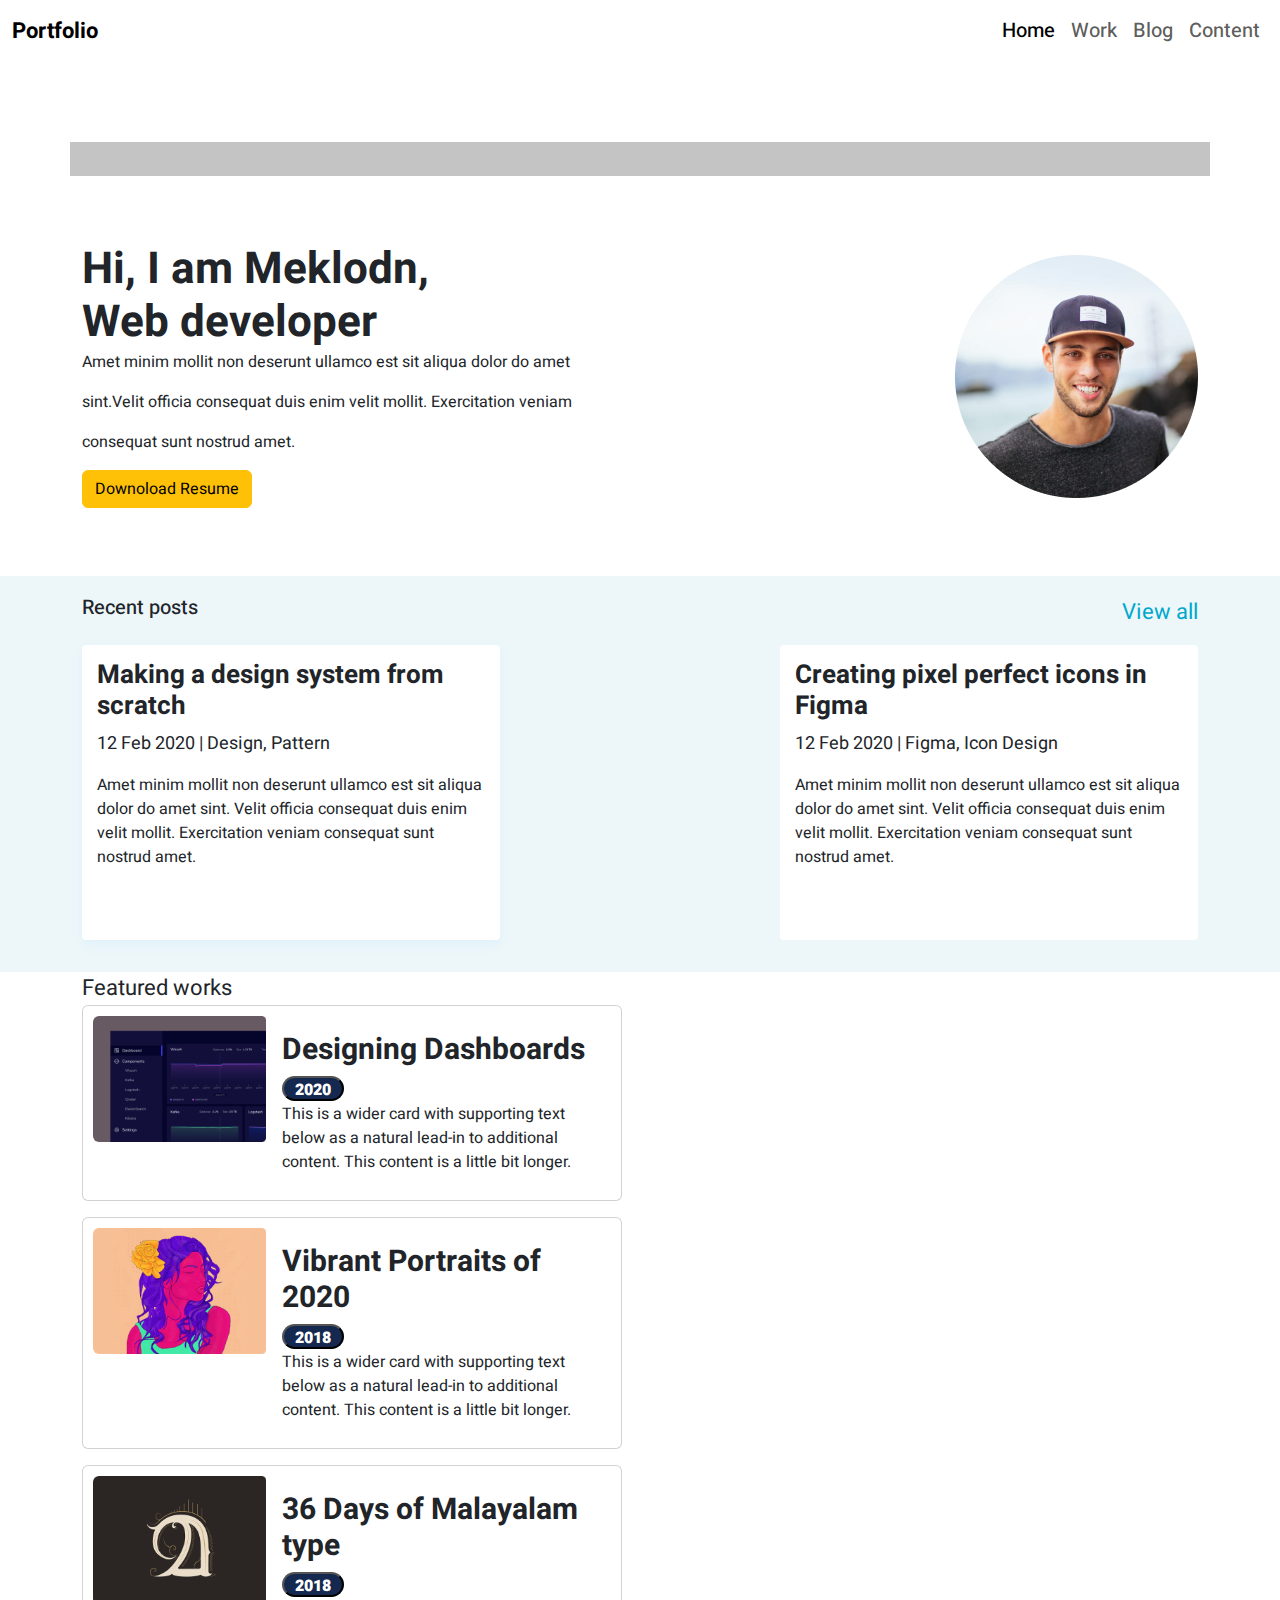
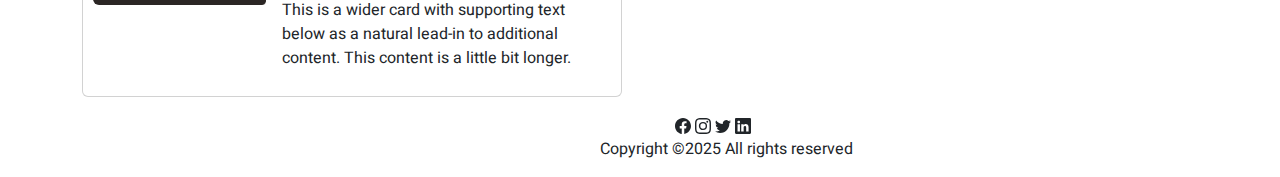
<file: index.html>
<!DOCTYPE html>
<html lang="en">

<head>
    <meta charset="UTF-8">
    <meta name="viewport" content="width=device-width, initial-scale=1.0">
    <title></title>
    <link rel="stylesheet" href="assets/vendor/css/bootstrap.css">
    <link rel="stylesheet" href="assets/main/css/style.css">
</head>

<body>
    <!---------------- Navbar Start ------------------>
    <nav class="navbar navbar-expand-lg  ">
        <div class="container-fluid">
            <a class="navbar-brand" href="#" style="font-size: 22px; font-weight: 700;">Portfolio</a>
            <button class="navbar-toggler" type="button" data-bs-toggle="collapse"
                data-bs-target="#navbarSupportedContent" aria-controls="navbarSupportedContent" aria-expanded="false"
                aria-label="Toggle navigation">
                <span class="navbar-toggler-icon"></span>
            </button>
            <div class="collapse navbar-collapse" id="navbarSupportedContent">
                <ul class="navbar-nav ms-auto mb-2 mb-lg-0">
                    <li class="nav-item">
                        <a class="nav-link my_nav active " aria-current="page" href="#">Home</a>
                    </li>
                    <li class="nav-item">
                        <a class="nav-link my_nav " href="#">Work</a>
                    </li>
                    <li class="nav-item">
                        <a class="nav-link my_nav" href="#">Blog</a>
                    </li>
                    <li class="nav-item">
                        <a class="nav-link my_nav" href="#">Content</a>
                    </li>
                </ul>
            </div>
        </div>
    </nav>
    <!---------------- Navbar End ------------------>

    <!--------------------- About start ------------------>
    <div class="grey_line container"></div>

    <div class="container d-flex box1 ">
        <div class="text">
            <h1 class="card-title">Hi, I am Meklodn,</h1>
            <h1 class="card-title">Web developer</h1>
            <p class="card-text">Amet minim mollit non deserunt ullamco est sit aliqua dolor do amet </p>
            <p>sint.Velit officia consequat duis enim velit mollit. Exercitation veniam</p>
            <p>consequat sunt nostrud amet.</p>
            <button class="btn btn-warning">Downoload Resume</button>
        </div>
        <div class="phtoto">
            <img src="assets/main/img/image.png" class="" alt="...">
        </div>
    </div>
    <!-------------------- About End ------------------->

    <!------------- Posts start ----------------->

    <div class="posts">
        <div class="container nav2">
            <h5>Recent posts</h5>
            <p>View all</p>
        </div>
        <div class=" container cards">
            <div class="card1">
                <h4>Making a design system from scratch</h4>
                <p style="font-size: 18px;">12 Feb 2020 | Design, Pattern</p>
                <p>Amet minim mollit non deserunt ullamco est sit aliqua dolor do amet sint. Velit officia consequat
                    duis enim velit mollit. Exercitation veniam consequat sunt nostrud amet.</p>
            </div>
            <div class="card2">
                <h4>Creating pixel perfect icons in Figma</h4>
                <p style="font-size: 18px;">12 Feb 2020 | Figma, Icon Design</p>
                <p>Amet minim mollit non deserunt ullamco est sit aliqua dolor do amet sint. Velit officia consequat
                    duis enim velit mollit. Exercitation veniam consequat sunt nostrud amet.</p>
            </div>
        </div>
    </div>

    <!------------- Posts end ----------------->


    <!---------------------- Feautered Works START------------------------->
    <div class="featured_works container">
        <div class="nav3" style="font-size: 22px; font-weight: 400;">Featured works</div>


        <div class="card mb-3 fwork" style="max-width: 540px;">
            <div class="row g-0">
                <div class="col-md-4">
                    <img src="assets/main/img/image copy.png" class="img-fluid rounded-start" alt="...">
                </div>
                <div class="col-md-8">
                    <div class="card-body">
                        <h5 class="card-title" style="font-weight: 700;  font-size: 30px; ">Designing Dashboards</h5>
                        <button> 2020</button>
                        <p class="card-text">This is a wider card with supporting text below as a natural lead-in to
                            additional content. This content is a little bit longer.</p>
                    </div>
                </div>
            </div>
        </div>

        <div class="card mb-3 fwork" style="max-width: 540px;">
            <div class="row g-0">
                <div class="col-md-4">
                    <img src="assets/main/img/image copy 2.png" class="img-fluid rounded-start" alt="...">
                </div>
                <div class="col-md-8">
                    <div class="card-body">
                        <h5 class="card-title" style="font-weight: 700;  font-size: 30px;">Vibrant Portraits of 2020
                        </h5>
                        <button> 2018</button>
                        <p class=" card-text">This is a wider card with supporting text below as a natural lead-in to
                            additional content. This content is a little bit longer.</p>
                    </div>
                </div>
            </div>
        </div>

        <div class="card mb-3 fwork" style="max-width: 540px;">
            <div class="row g-0">
                <div class="col-md-4">
                    <img src="assets/main/img/image copy 3.png" class="img-fluid rounded-start" alt="...">
                </div>
                <div class="col-md-8">
                    <div class="card-body">
                        <h5 class="card-title" style="font-weight: 700;  font-size: 30px;">36 Days of Malayalam type
                        </h5>
                        <button> 2018</button>
                        <p class=" card-text">This is a wider card with supporting text below as a natural lead-in to
                            additional content. This content is a little bit longer.</p>
                    </div>
                </div>
            </div>
        </div>
    </div>


























    <!---------------------- Feautered Works END------------------------->




    <!-------------------------- Footer start ----------------------------->
    <footer>
        <div class="icons"> <svg xmlns="http://www.w3.org/2000/svg" width="16" height="16" fill="currentColor"
                class="bi bi-facebook" viewBox="0 0 16 16">
                <path
                    d="M16 8.049c0-4.446-3.582-8.05-8-8.05C3.58 0-.002 3.603-.002 8.05c0 4.017 2.926 7.347 6.75 7.951v-5.625h-2.03V8.05H6.75V6.275c0-2.017 1.195-3.131 3.022-3.131.876 0 1.791.157 1.791.157v1.98h-1.009c-.993 0-1.303.621-1.303 1.258v1.51h2.218l-.354 2.326H9.25V16c3.824-.604 6.75-3.934 6.75-7.951" />
            </svg>
            <svg xmlns="http://www.w3.org/2000/svg" width="16" height="16" fill="currentColor" class="bi bi-instagram"
                viewBox="0 0 16 16">
                <path
                    d="M8 0C5.829 0 5.556.01 4.703.048 3.85.088 3.269.222 2.76.42a3.9 3.9 0 0 0-1.417.923A3.9 3.9 0 0 0 .42 2.76C.222 3.268.087 3.85.048 4.7.01 5.555 0 5.827 0 8.001c0 2.172.01 2.444.048 3.297.04.852.174 1.433.372 1.942.205.526.478.972.923 1.417.444.445.89.719 1.416.923.51.198 1.09.333 1.942.372C5.555 15.99 5.827 16 8 16s2.444-.01 3.298-.048c.851-.04 1.434-.174 1.943-.372a3.9 3.9 0 0 0 1.416-.923c.445-.445.718-.891.923-1.417.197-.509.332-1.09.372-1.942C15.99 10.445 16 10.173 16 8s-.01-2.445-.048-3.299c-.04-.851-.175-1.433-.372-1.941a3.9 3.9 0 0 0-.923-1.417A3.9 3.9 0 0 0 13.24.42c-.51-.198-1.092-.333-1.943-.372C10.443.01 10.172 0 7.998 0zm-.717 1.442h.718c2.136 0 2.389.007 3.232.046.78.035 1.204.166 1.486.275.373.145.64.319.92.599s.453.546.598.92c.11.281.24.705.275 1.485.039.843.047 1.096.047 3.231s-.008 2.389-.047 3.232c-.035.78-.166 1.203-.275 1.485a2.5 2.5 0 0 1-.599.919c-.28.28-.546.453-.92.598-.28.11-.704.24-1.485.276-.843.038-1.096.047-3.232.047s-2.39-.009-3.233-.047c-.78-.036-1.203-.166-1.485-.276a2.5 2.5 0 0 1-.92-.598 2.5 2.5 0 0 1-.6-.92c-.109-.281-.24-.705-.275-1.485-.038-.843-.046-1.096-.046-3.233s.008-2.388.046-3.231c.036-.78.166-1.204.276-1.486.145-.373.319-.64.599-.92s.546-.453.92-.598c.282-.11.705-.24 1.485-.276.738-.034 1.024-.044 2.515-.045zm4.988 1.328a.96.96 0 1 0 0 1.92.96.96 0 0 0 0-1.92m-4.27 1.122a4.109 4.109 0 1 0 0 8.217 4.109 4.109 0 0 0 0-8.217m0 1.441a2.667 2.667 0 1 1 0 5.334 2.667 2.667 0 0 1 0-5.334" />
            </svg>
            <svg xmlns="http://www.w3.org/2000/svg" width="16" height="16" fill="currentColor" class="bi bi-twitter"
                viewBox="0 0 16 16">
                <path
                    d="M5.026 15c6.038 0 9.341-5.003 9.341-9.334q.002-.211-.006-.422A6.7 6.7 0 0 0 16 3.542a6.7 6.7 0 0 1-1.889.518 3.3 3.3 0 0 0 1.447-1.817 6.5 6.5 0 0 1-2.087.793A3.286 3.286 0 0 0 7.875 6.03a9.32 9.32 0 0 1-6.767-3.429 3.29 3.29 0 0 0 1.018 4.382A3.3 3.3 0 0 1 .64 6.575v.045a3.29 3.29 0 0 0 2.632 3.218 3.2 3.2 0 0 1-.865.115 3 3 0 0 1-.614-.057 3.28 3.28 0 0 0 3.067 2.277A6.6 6.6 0 0 1 .78 13.58a6 6 0 0 1-.78-.045A9.34 9.34 0 0 0 5.026 15" />
            </svg>
            <svg xmlns="http://www.w3.org/2000/svg" width="16" height="16" fill="currentColor" class="bi bi-linkedin"
                viewBox="0 0 16 16">
                <path
                    d="M0 1.146C0 .513.526 0 1.175 0h13.65C15.474 0 16 .513 16 1.146v13.708c0 .633-.526 1.146-1.175 1.146H1.175C.526 16 0 15.487 0 14.854zm4.943 12.248V6.169H2.542v7.225zm-1.2-8.212c.837 0 1.358-.554 1.358-1.248-.015-.709-.52-1.248-1.342-1.248S2.4 3.226 2.4 3.934c0 .694.521 1.248 1.327 1.248zm4.908 8.212V9.359c0-.216.016-.432.08-.586.173-.431.568-.878 1.232-.878.869 0 1.216.662 1.216 1.634v3.865h2.401V9.25c0-2.22-1.184-3.252-2.764-3.252-1.274 0-1.845.7-2.165 1.193v.025h-.016l.016-.025V6.169h-2.4c.03.678 0 7.225 0 7.225z" />
            </svg>
        </div>
        <p>Copyright ©2025 All rights reserved </p>
    </footer>

    <!-------------------------- Footer end ----------------------------->





    <script src="assets/vendor/js/bootstrap.bundle.js"></script>
</body>

</html>
</file>
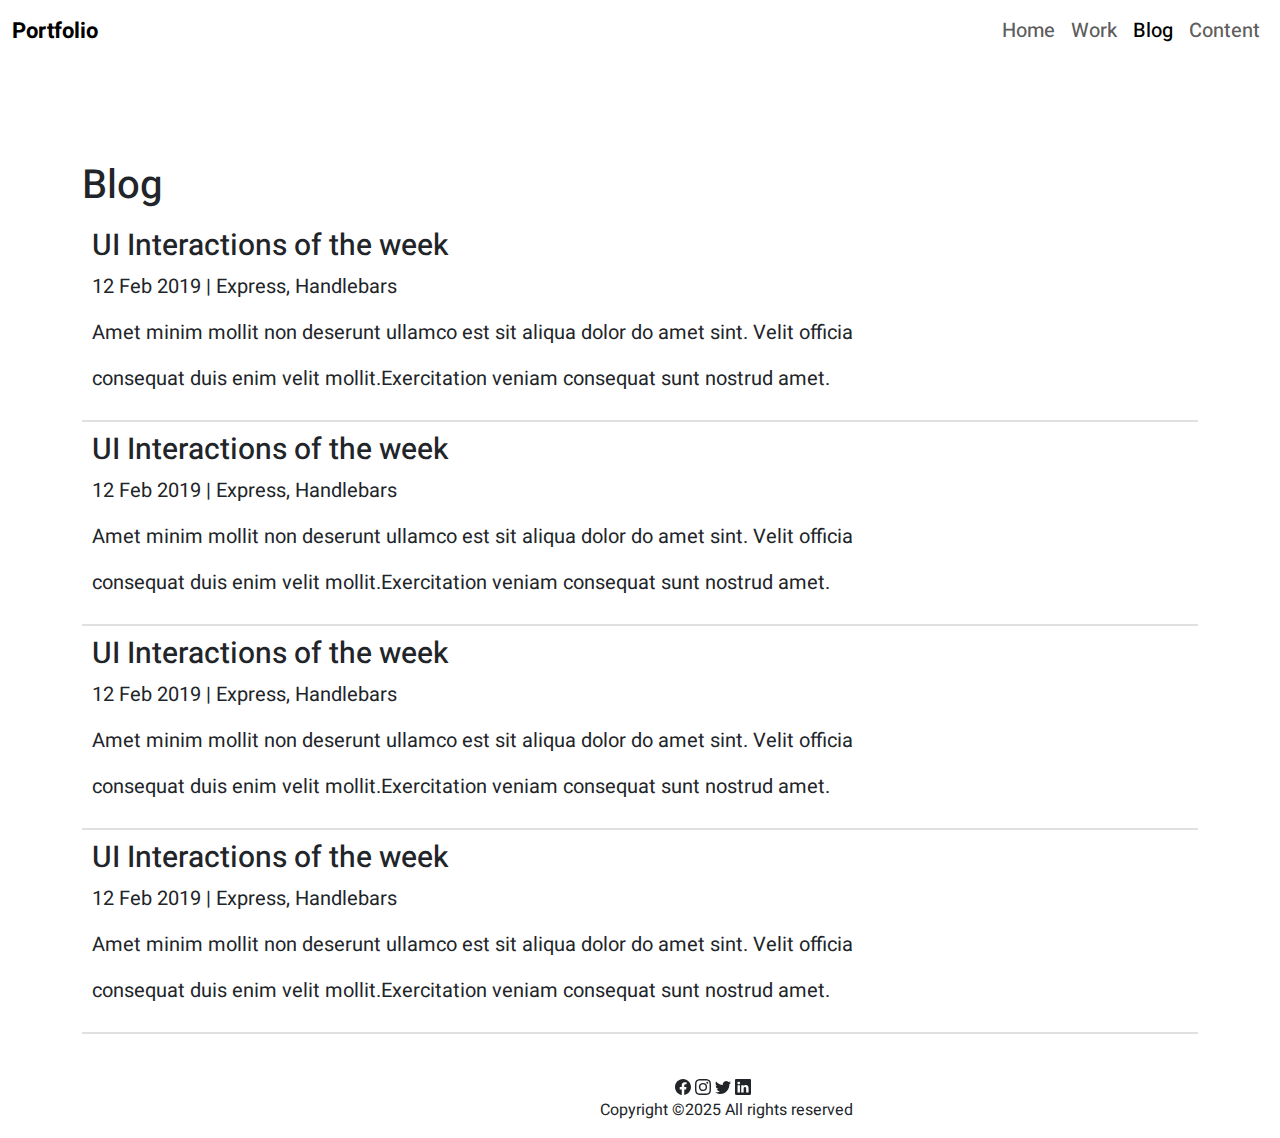
<file: blog.html>
<!DOCTYPE html>
<html lang="en">

<head>
    <meta charset="UTF-8">
    <meta name="viewport" content="width=device-width, initial-scale=1.0">
    <title>Blog</title>
    <link rel="stylesheet" href="assets/vendor/css/bootstrap.css">
    <link rel="stylesheet" href="assets/main/css/style.css">
</head>

<body>
    <!---------------- Navbar Start ------------------>
    <nav class="navbar navbar-expand-lg  ">
        <div class="container-fluid">
            <a class="navbar-brand" href="index.html" style="font-size: 22px; font-weight: 700;">Portfolio</a>
            <button class="navbar-toggler" type="button" data-bs-toggle="collapse"
                data-bs-target="#navbarSupportedContent" aria-controls="navbarSupportedContent" aria-expanded="false"
                aria-label="Toggle navigation">
                <span class="navbar-toggler-icon"></span>
            </button>
            <div class="collapse navbar-collapse" id="navbarSupportedContent">
                <ul class="navbar-nav ms-auto mb-2 mb-lg-0">
                    <li class="nav-item">
                        <a class="nav-link my_nav  " aria-current="page" href="index.html">Home</a>
                    </li>
                    <li class="nav-item">
                        <a class="nav-link my_nav " href="work.html">Work</a>
                    </li>
                    <li class="nav-item">
                        <a class="nav-link my_nav active" href="blog.html">Blog</a>
                    </li>
                    <li class="nav-item">
                        <a class="nav-link my_nav" href="#">Content</a>
                    </li>
                </ul>
            </div>
        </div>
    </nav>
    <!---------------- Navbar End ------------------>

    <!------------------- Blog section Start --------------------->


    <div class="blog_section container">
        <h1>Blog</h1>
        <div class="blog">
            <h4>UI Interactions of the week</h4>
            <p>12 Feb 2019 | Express, Handlebars</p>
            <p>Amet minim mollit non deserunt ullamco est sit aliqua dolor do amet sint. Velit officia</p>
            <p> consequat duis enim velit mollit.Exercitation veniam consequat sunt nostrud amet.</p>
        </div>

        <div class="line"></div>

        <div class="blog">
            <h4>UI Interactions of the week</h4>
            <p>12 Feb 2019 | Express, Handlebars</p>
            <p>Amet minim mollit non deserunt ullamco est sit aliqua dolor do amet sint. Velit officia</p>
            <p> consequat duis enim velit mollit.Exercitation veniam consequat sunt nostrud amet.</p>
        </div>

        <div class="line"></div>

        <div class="blog">
            <h4>UI Interactions of the week</h4>
            <p>12 Feb 2019 | Express, Handlebars</p>
            <p>Amet minim mollit non deserunt ullamco est sit aliqua dolor do amet sint. Velit officia</p>
            <p> consequat duis enim velit mollit.Exercitation veniam consequat sunt nostrud amet.</p>
        </div>

        <div class="line"></div>

        <div class="blog">
            <h4>UI Interactions of the week</h4>
            <p>12 Feb 2019 | Express, Handlebars</p>
            <p>Amet minim mollit non deserunt ullamco est sit aliqua dolor do amet sint. Velit officia</p>
            <p> consequat duis enim velit mollit.Exercitation veniam consequat sunt nostrud amet.</p>
        </div>

        <div class="line"></div>

    </div>














    <!------------------- Blog section End ---------------------->























    <!-------------------------- Footer start ----------------------------->
    <footer>
        <div class="icons"> <svg xmlns="http://www.w3.org/2000/svg" width="16" height="16" fill="currentColor"
                class="bi bi-facebook" viewBox="0 0 16 16">
                <path
                    d="M16 8.049c0-4.446-3.582-8.05-8-8.05C3.58 0-.002 3.603-.002 8.05c0 4.017 2.926 7.347 6.75 7.951v-5.625h-2.03V8.05H6.75V6.275c0-2.017 1.195-3.131 3.022-3.131.876 0 1.791.157 1.791.157v1.98h-1.009c-.993 0-1.303.621-1.303 1.258v1.51h2.218l-.354 2.326H9.25V16c3.824-.604 6.75-3.934 6.75-7.951" />
            </svg>
            <svg xmlns="http://www.w3.org/2000/svg" width="16" height="16" fill="currentColor" class="bi bi-instagram"
                viewBox="0 0 16 16">
                <path
                    d="M8 0C5.829 0 5.556.01 4.703.048 3.85.088 3.269.222 2.76.42a3.9 3.9 0 0 0-1.417.923A3.9 3.9 0 0 0 .42 2.76C.222 3.268.087 3.85.048 4.7.01 5.555 0 5.827 0 8.001c0 2.172.01 2.444.048 3.297.04.852.174 1.433.372 1.942.205.526.478.972.923 1.417.444.445.89.719 1.416.923.51.198 1.09.333 1.942.372C5.555 15.99 5.827 16 8 16s2.444-.01 3.298-.048c.851-.04 1.434-.174 1.943-.372a3.9 3.9 0 0 0 1.416-.923c.445-.445.718-.891.923-1.417.197-.509.332-1.09.372-1.942C15.99 10.445 16 10.173 16 8s-.01-2.445-.048-3.299c-.04-.851-.175-1.433-.372-1.941a3.9 3.9 0 0 0-.923-1.417A3.9 3.9 0 0 0 13.24.42c-.51-.198-1.092-.333-1.943-.372C10.443.01 10.172 0 7.998 0zm-.717 1.442h.718c2.136 0 2.389.007 3.232.046.78.035 1.204.166 1.486.275.373.145.64.319.92.599s.453.546.598.92c.11.281.24.705.275 1.485.039.843.047 1.096.047 3.231s-.008 2.389-.047 3.232c-.035.78-.166 1.203-.275 1.485a2.5 2.5 0 0 1-.599.919c-.28.28-.546.453-.92.598-.28.11-.704.24-1.485.276-.843.038-1.096.047-3.232.047s-2.39-.009-3.233-.047c-.78-.036-1.203-.166-1.485-.276a2.5 2.5 0 0 1-.92-.598 2.5 2.5 0 0 1-.6-.92c-.109-.281-.24-.705-.275-1.485-.038-.843-.046-1.096-.046-3.233s.008-2.388.046-3.231c.036-.78.166-1.204.276-1.486.145-.373.319-.64.599-.92s.546-.453.92-.598c.282-.11.705-.24 1.485-.276.738-.034 1.024-.044 2.515-.045zm4.988 1.328a.96.96 0 1 0 0 1.92.96.96 0 0 0 0-1.92m-4.27 1.122a4.109 4.109 0 1 0 0 8.217 4.109 4.109 0 0 0 0-8.217m0 1.441a2.667 2.667 0 1 1 0 5.334 2.667 2.667 0 0 1 0-5.334" />
            </svg>
            <svg xmlns="http://www.w3.org/2000/svg" width="16" height="16" fill="currentColor" class="bi bi-twitter"
                viewBox="0 0 16 16">
                <path
                    d="M5.026 15c6.038 0 9.341-5.003 9.341-9.334q.002-.211-.006-.422A6.7 6.7 0 0 0 16 3.542a6.7 6.7 0 0 1-1.889.518 3.3 3.3 0 0 0 1.447-1.817 6.5 6.5 0 0 1-2.087.793A3.286 3.286 0 0 0 7.875 6.03a9.32 9.32 0 0 1-6.767-3.429 3.29 3.29 0 0 0 1.018 4.382A3.3 3.3 0 0 1 .64 6.575v.045a3.29 3.29 0 0 0 2.632 3.218 3.2 3.2 0 0 1-.865.115 3 3 0 0 1-.614-.057 3.28 3.28 0 0 0 3.067 2.277A6.6 6.6 0 0 1 .78 13.58a6 6 0 0 1-.78-.045A9.34 9.34 0 0 0 5.026 15" />
            </svg>
            <svg xmlns="http://www.w3.org/2000/svg" width="16" height="16" fill="currentColor" class="bi bi-linkedin"
                viewBox="0 0 16 16">
                <path
                    d="M0 1.146C0 .513.526 0 1.175 0h13.65C15.474 0 16 .513 16 1.146v13.708c0 .633-.526 1.146-1.175 1.146H1.175C.526 16 0 15.487 0 14.854zm4.943 12.248V6.169H2.542v7.225zm-1.2-8.212c.837 0 1.358-.554 1.358-1.248-.015-.709-.52-1.248-1.342-1.248S2.4 3.226 2.4 3.934c0 .694.521 1.248 1.327 1.248zm4.908 8.212V9.359c0-.216.016-.432.08-.586.173-.431.568-.878 1.232-.878.869 0 1.216.662 1.216 1.634v3.865h2.401V9.25c0-2.22-1.184-3.252-2.764-3.252-1.274 0-1.845.7-2.165 1.193v.025h-.016l.016-.025V6.169h-2.4c.03.678 0 7.225 0 7.225z" />
            </svg>
        </div>
        <p>Copyright ©2025 All rights reserved </p>
    </footer>

    <!-------------------------- Footer end ----------------------------->
</body>

</html>
</file>
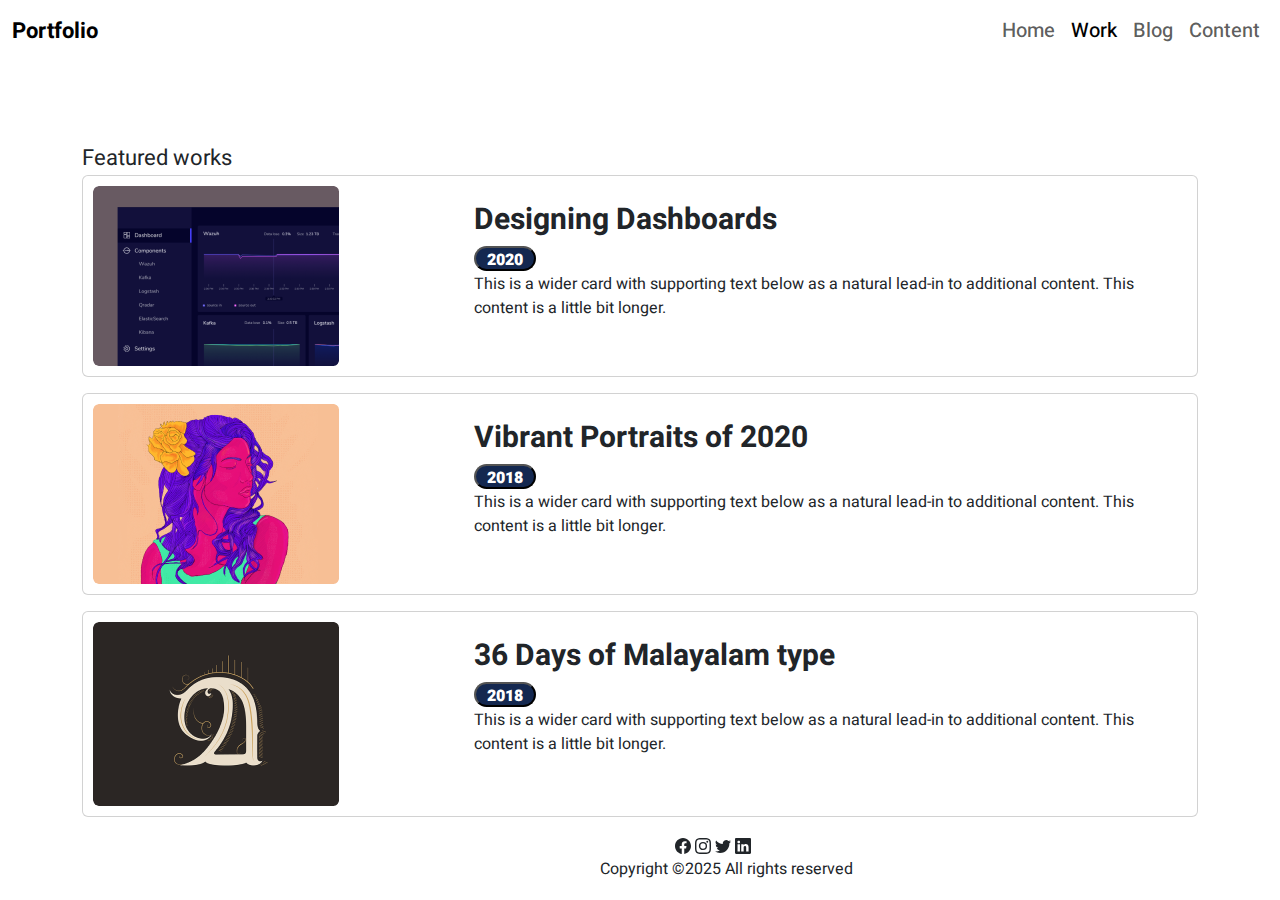
<file: work.html>
<!DOCTYPE html>
<html lang="en">

<head>
    <meta charset="UTF-8">
    <meta name="viewport" content="width=device-width, initial-scale=1.0">
    <title>Work</title>
    <link rel="stylesheet" href="assets/vendor/css/bootstrap.css">
    <link rel="stylesheet" href="assets/main/css/style.css">
</head>

<body>
    <!---------------- Navbar Start ------------------>
    <nav class="navbar navbar-expand-lg  ">
        <div class="container-fluid">
            <a class="navbar-brand" href="index.html" style="font-size: 22px; font-weight: 700;">Portfolio</a>
            <button class="navbar-toggler" type="button" data-bs-toggle="collapse"
                data-bs-target="#navbarSupportedContent" aria-controls="navbarSupportedContent" aria-expanded="false"
                aria-label="Toggle navigation">
                <span class="navbar-toggler-icon"></span>
            </button>
            <div class="collapse navbar-collapse" id="navbarSupportedContent">
                <ul class="navbar-nav ms-auto mb-2 mb-lg-0">
                    <li class="nav-item">
                        <a class="nav-link my_nav  " aria-current="page" href="index.html">Home</a>
                    </li>
                    <li class="nav-item">
                        <a class="nav-link my_nav active " href="work.html">Work</a>
                    </li>
                    <li class="nav-item">
                        <a class="nav-link my_nav " href="blog.html">Blog</a>
                    </li>
                    <li class="nav-item">
                        <a class="nav-link my_nav" href="#">Content</a>
                    </li>
                </ul>
            </div>
        </div>
    </nav>
    <!---------------- Navbar End ------------------>




    <!---------------------- Feautered Works START------------------------->
    <div class="featured_works container">
        <div class="nav3" style="font-size: 22px; font-weight: 400;">Featured works</div>


        <div class="card mb-3 fwork" style="width:100%;">
            <div class="row g-0">
                <div class="col-md-4">
                    <img src="assets/main/img/image copy.png" class="img-fluid rounded-start" alt="...">
                </div>
                <div class="col-md-8">
                    <div class="card-body">
                        <h5 class="card-title" style="font-weight: 700;  font-size: 30px; ">Designing Dashboards</h5>
                        <button> 2020</button>
                        <p class="card-text">This is a wider card with supporting text below as a natural lead-in to
                            additional content. This content is a little bit longer.</p>
                    </div>
                </div>
            </div>
        </div>

        <div class="card mb-3 fwork" style="width:100%;">
            <div class="row g-0">
                <div class="col-md-4">
                    <img src="assets/main/img/image copy 2.png" class="img-fluid rounded-start" alt="...">
                </div>
                <div class="col-md-8">
                    <div class="card-body">
                        <h5 class="card-title" style="font-weight: 700;  font-size: 30px;">Vibrant Portraits of 2020
                        </h5>
                        <button> 2018</button>
                        <p class=" card-text">This is a wider card with supporting text below as a natural lead-in to
                            additional content. This content is a little bit longer.</p>
                    </div>
                </div>
            </div>
        </div>

        <div class="card mb-3 fwork" style="width: 100%;">
            <div class="row g-0">
                <div class="col-md-4">
                    <img src="assets/main/img/image copy 3.png" class="img-fluid rounded-start" alt="...">
                </div>
                <div class="col-md-8">
                    <div class="card-body">
                        <h5 class="card-title" style="font-weight: 700;  font-size: 30px;">36 Days of Malayalam type
                        </h5>
                        <button> 2018</button>
                        <p class=" card-text">This is a wider card with supporting text below as a natural lead-in to
                            additional content. This content is a little bit longer.</p>
                    </div>
                </div>
            </div>
        </div>
    </div>
    <!---------------------- Feautered Works END------------------------->

























    <!-------------------------- Footer start ----------------------------->
    <footer>
        <div class="icons"> <svg xmlns="http://www.w3.org/2000/svg" width="16" height="16" fill="currentColor"
                class="bi bi-facebook" viewBox="0 0 16 16">
                <path
                    d="M16 8.049c0-4.446-3.582-8.05-8-8.05C3.58 0-.002 3.603-.002 8.05c0 4.017 2.926 7.347 6.75 7.951v-5.625h-2.03V8.05H6.75V6.275c0-2.017 1.195-3.131 3.022-3.131.876 0 1.791.157 1.791.157v1.98h-1.009c-.993 0-1.303.621-1.303 1.258v1.51h2.218l-.354 2.326H9.25V16c3.824-.604 6.75-3.934 6.75-7.951" />
            </svg>
            <svg xmlns="http://www.w3.org/2000/svg" width="16" height="16" fill="currentColor" class="bi bi-instagram"
                viewBox="0 0 16 16">
                <path
                    d="M8 0C5.829 0 5.556.01 4.703.048 3.85.088 3.269.222 2.76.42a3.9 3.9 0 0 0-1.417.923A3.9 3.9 0 0 0 .42 2.76C.222 3.268.087 3.85.048 4.7.01 5.555 0 5.827 0 8.001c0 2.172.01 2.444.048 3.297.04.852.174 1.433.372 1.942.205.526.478.972.923 1.417.444.445.89.719 1.416.923.51.198 1.09.333 1.942.372C5.555 15.99 5.827 16 8 16s2.444-.01 3.298-.048c.851-.04 1.434-.174 1.943-.372a3.9 3.9 0 0 0 1.416-.923c.445-.445.718-.891.923-1.417.197-.509.332-1.09.372-1.942C15.99 10.445 16 10.173 16 8s-.01-2.445-.048-3.299c-.04-.851-.175-1.433-.372-1.941a3.9 3.9 0 0 0-.923-1.417A3.9 3.9 0 0 0 13.24.42c-.51-.198-1.092-.333-1.943-.372C10.443.01 10.172 0 7.998 0zm-.717 1.442h.718c2.136 0 2.389.007 3.232.046.78.035 1.204.166 1.486.275.373.145.64.319.92.599s.453.546.598.92c.11.281.24.705.275 1.485.039.843.047 1.096.047 3.231s-.008 2.389-.047 3.232c-.035.78-.166 1.203-.275 1.485a2.5 2.5 0 0 1-.599.919c-.28.28-.546.453-.92.598-.28.11-.704.24-1.485.276-.843.038-1.096.047-3.232.047s-2.39-.009-3.233-.047c-.78-.036-1.203-.166-1.485-.276a2.5 2.5 0 0 1-.92-.598 2.5 2.5 0 0 1-.6-.92c-.109-.281-.24-.705-.275-1.485-.038-.843-.046-1.096-.046-3.233s.008-2.388.046-3.231c.036-.78.166-1.204.276-1.486.145-.373.319-.64.599-.92s.546-.453.92-.598c.282-.11.705-.24 1.485-.276.738-.034 1.024-.044 2.515-.045zm4.988 1.328a.96.96 0 1 0 0 1.92.96.96 0 0 0 0-1.92m-4.27 1.122a4.109 4.109 0 1 0 0 8.217 4.109 4.109 0 0 0 0-8.217m0 1.441a2.667 2.667 0 1 1 0 5.334 2.667 2.667 0 0 1 0-5.334" />
            </svg>
            <svg xmlns="http://www.w3.org/2000/svg" width="16" height="16" fill="currentColor" class="bi bi-twitter"
                viewBox="0 0 16 16">
                <path
                    d="M5.026 15c6.038 0 9.341-5.003 9.341-9.334q.002-.211-.006-.422A6.7 6.7 0 0 0 16 3.542a6.7 6.7 0 0 1-1.889.518 3.3 3.3 0 0 0 1.447-1.817 6.5 6.5 0 0 1-2.087.793A3.286 3.286 0 0 0 7.875 6.03a9.32 9.32 0 0 1-6.767-3.429 3.29 3.29 0 0 0 1.018 4.382A3.3 3.3 0 0 1 .64 6.575v.045a3.29 3.29 0 0 0 2.632 3.218 3.2 3.2 0 0 1-.865.115 3 3 0 0 1-.614-.057 3.28 3.28 0 0 0 3.067 2.277A6.6 6.6 0 0 1 .78 13.58a6 6 0 0 1-.78-.045A9.34 9.34 0 0 0 5.026 15" />
            </svg>
            <svg xmlns="http://www.w3.org/2000/svg" width="16" height="16" fill="currentColor" class="bi bi-linkedin"
                viewBox="0 0 16 16">
                <path
                    d="M0 1.146C0 .513.526 0 1.175 0h13.65C15.474 0 16 .513 16 1.146v13.708c0 .633-.526 1.146-1.175 1.146H1.175C.526 16 0 15.487 0 14.854zm4.943 12.248V6.169H2.542v7.225zm-1.2-8.212c.837 0 1.358-.554 1.358-1.248-.015-.709-.52-1.248-1.342-1.248S2.4 3.226 2.4 3.934c0 .694.521 1.248 1.327 1.248zm4.908 8.212V9.359c0-.216.016-.432.08-.586.173-.431.568-.878 1.232-.878.869 0 1.216.662 1.216 1.634v3.865h2.401V9.25c0-2.22-1.184-3.252-2.764-3.252-1.274 0-1.845.7-2.165 1.193v.025h-.016l.016-.025V6.169h-2.4c.03.678 0 7.225 0 7.225z" />
            </svg>
        </div>
        <p>Copyright ©2025 All rights reserved </p>
    </footer>

    <!-------------------------- Footer end ----------------------------->





    <script src="assets/vendor/js/bootstrap.bundle.js"></script>
</body>

</html>
</file>
<file: assets/main/css/style.css>
/* heebo-regular - latin */
@font-face {
    font-display: swap;
    /* Check https://developer.mozilla.org/en-US/docs/Web/CSS/@font-face/font-display for other options. */
    font-family: 'Heebo';
    font-style: normal;
    font-weight: 400;
    src: url('../fonts/heebo-v26-latin-regular.woff2') format('woff2'),
        /* Chrome 36+, Opera 23+, Firefox 39+, Safari 12+, iOS 10+ */
        url('../fonts/heebo-v26-latin-regular.ttf') format('truetype');
    /* Chrome 4+, Firefox 3.5+, IE 9+, Safari 3.1+, iOS 4.2+, Android Browser 2.2+ */
}

/* heebo-500 - latin */
@font-face {
    font-display: swap;
    /* Check https://developer.mozilla.org/en-US/docs/Web/CSS/@font-face/font-display for other options. */
    font-family: 'Heebo';
    font-style: normal;
    font-weight: 500;
    src: url('../fonts/heebo-v26-latin-500.woff2') format('woff2'),
        /* Chrome 36+, Opera 23+, Firefox 39+, Safari 12+, iOS 10+ */
        url('../fonts/heebo-v26-latin-500.ttf') format('truetype');
    /* Chrome 4+, Firefox 3.5+, IE 9+, Safari 3.1+, iOS 4.2+, Android Browser 2.2+ */
}

/* heebo-700 - latin */
@font-face {
    font-display: swap;
    /* Check https://developer.mozilla.org/en-US/docs/Web/CSS/@font-face/font-display for other options. */
    font-family: 'Heebo';
    font-style: normal;
    font-weight: 700;
    src: url('../fonts/heebo-v26-latin-700.woff2') format('woff2'),
        /* Chrome 36+, Opera 23+, Firefox 39+, Safari 12+, iOS 10+ */
        url('../fonts/heebo-v26-latin-700.ttf') format('truetype');
    /* Chrome 4+, Firefox 3.5+, IE 9+, Safari 3.1+, iOS 4.2+, Android Browser 2.2+ */
}

/* heebo-900 - latin */
@font-face {
    font-display: swap;
    /* Check https://developer.mozilla.org/en-US/docs/Web/CSS/@font-face/font-display for other options. */
    font-family: 'Heebo';
    font-style: normal;
    font-weight: 900;
    src: url('../fonts/heebo-v26-latin-900.woff2') format('woff2'),
        /* Chrome 36+, Opera 23+, Firefox 39+, Safari 12+, iOS 10+ */
        url('../fonts/heebo-v26-latin-900.ttf') format('truetype');
    /* Chrome 4+, Firefox 3.5+, IE 9+, Safari 3.1+, iOS 4.2+, Android Browser 2.2+ */
}

* {
    margin: 0;
    padding: 0;
    box-sizing: border-box;
}

body {
    font-family: 'Heebo';
    font-size: 16px;
    font-weight: 400;
    color: 21243D;
}

.my_nav {
    font-size: 20px;
    font-weight: 500;
}

.grey_line {
    background: #C4C4C4;
    width: 100%;
    height: 34px;


}

nav {
    margin-bottom: 5rem;
}

.card-title {
    font-weight: 700;
    font-size: 44px;
}

.box1 {
    width: 100%;
    height: 400px;
    gap: 100px;
    display: flex;
    align-items: center;
    justify-content: space-between;
}

.nav2 {
    
    display: flex;
    justify-content: space-between;
}

.nav2 p {
    color: #00A8CC;
    font-weight: 400;
}

.nav2 {
    font-size: 22px;
}

.card1 h4 {
    font-weight: 700;
    font-size: 26px;
}

.card2 h4 {
    font-weight: 700;
    font-size: 26px;
}

.card1 {
    /* position: absolute; */
    width: 418px;
    height: 295px; 
    background: #FFFFFF;
    box-shadow: 0px 4px 10px rgba(187, 225, 250, 0.25);
    border-radius: 4px;
    padding: 15px;
}

.card2 {
    width: 418px;
    height: 295px;
    background: rgba(255, 255, 255, 1);
    border-radius: 4px;
    padding: 15px;
}
.cards{
    display: flex;
    justify-content: space-between;
}

.nav3{
    font-size: 22px; 
    font-weight: 400;
}
.posts{
    width:100%;
    height: 396px;
    background-color: #EDF7FA;
    padding: 20px;
}

.featured_works button{
width: 62px;
height: 25px;
background: #142850;
border-radius: 16px;
color: white;
font-weight: 900;
}
.fwork{
    padding: 10px;
    width: 100%;

}
.featured_works{
    width: 100%;
}


footer{ 
    display:block;
    align-items: center;
    justify-content: center;
    margin-left: 600px;
}

footer .icons{
    margin-left:75px;
}

.blog h1{
    font-weight:700;
    font-size: 44px;
}

.blog h4{
    font-weight:500;
    font-size:30px;
}
.blog p{
    font-size: 20px;
}
.line{
width: 100%;
border:1px solid rgba(224, 224, 224, 1);
}

.blog{
    width:100%;
    padding: 10px;

}
.blog_section{
    padding-top:20px ;
    padding-bottom: 40px;
    width:100%;
}
</file>
